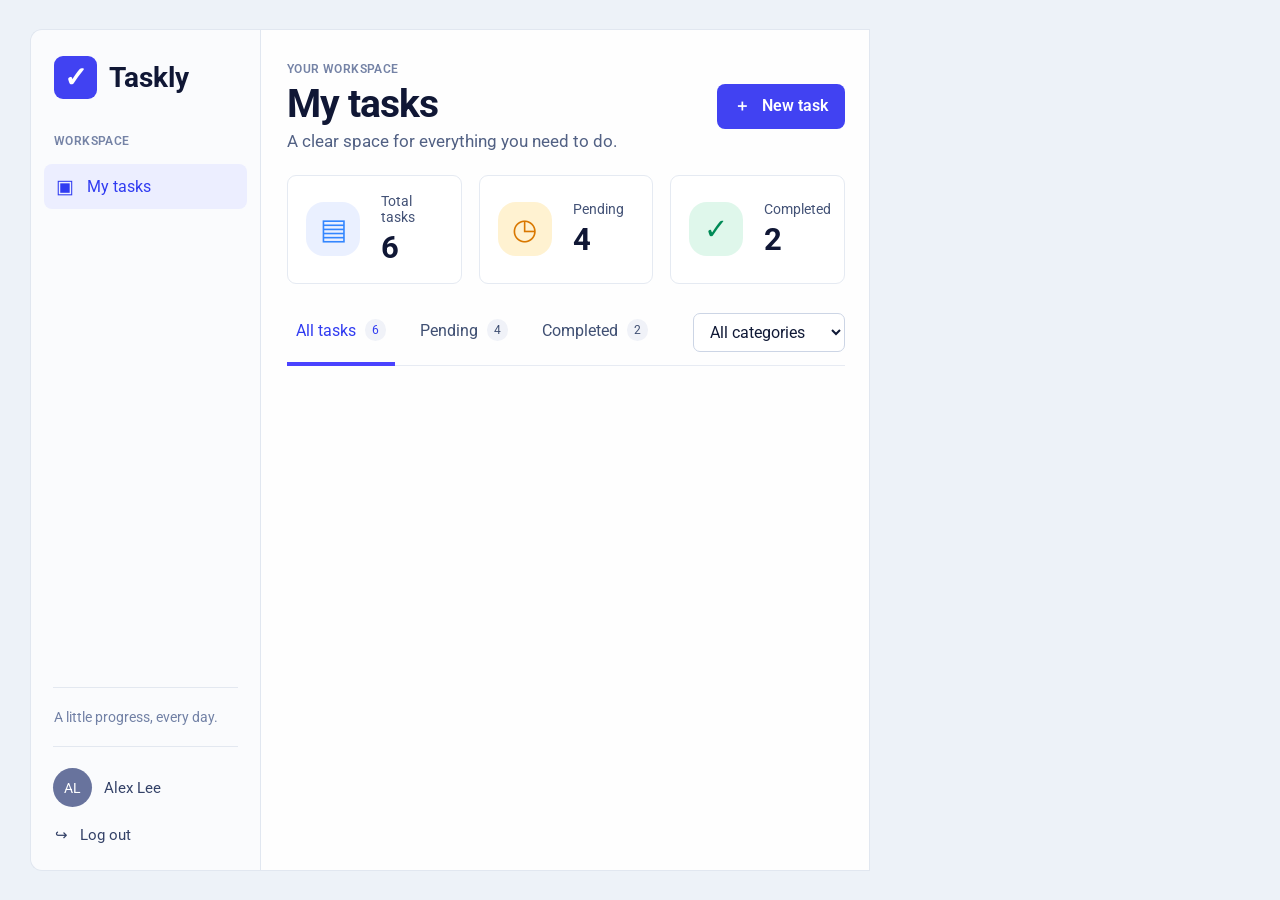
<file: index.html>
<!DOCTYPE html>
<html lang="en">

<head>
    <meta charset="UTF-8">
    <meta name="viewport" content="width=device-width, initial-scale=1.0">
    <title>Taskly</title>

    <link rel="preconnect" href="https://fonts.googleapis.com">
    <link rel="preconnect" href="https://fonts.gstatic.com" crossorigin>
    <link href="https://fonts.googleapis.com/css2?family=Roboto:wght@400;500;700&display=swap" rel="stylesheet">

    <link rel="stylesheet" href="general.css">
    <link rel="stylesheet" href="sidebar.css">
    <link rel="stylesheet" href="header.css">
    <link rel="stylesheet" href="main.css">
</head>

<body>
    <div class="page">

        <div class="sidebar">
            <div>
                <div class="logo">
                    <span class="logo-box">✓</span>
                    <span>Taskly</span>
                </div>

                <p class="small-heading">WORKSPACE</p>

                <button class="menu-item active" type="button">
                    <span class="menu-icon">▣</span>
                    My tasks
                </button>
            </div>

            <div class="sidebar-bottom">
                <p class="motto">A little progress, every day.</p>

                <div class="user">
                    <div class="avatar">AL</div>
                    <span>Alex Lee</span>
                </div>

                <button class="logout" type="button">↪ &nbsp; Log out</button>
            </div>
        </div>

        <div class="content">
            <div class="page-header">
                <div>
                    <p class="small-heading">YOUR WORKSPACE</p>
                    <h1>My tasks</h1>
                    <p class="subtitle">A clear space for everything you need to do.</p>
                </div>
                <a href="taskpage.html">
                    <button class="blue-button" type="button">＋ &nbsp; New task</button>
                </a>

            </div>

            <div class="summary">
                <div class="summary-card">
                    <div class="summary-icon blue-icon">▤</div>
                    <div>
                        <p>Total tasks</p>
                        <strong>6</strong>
                    </div>
                </div>

                <div class="summary-card">
                    <div class="summary-icon yellow-icon">◷</div>
                    <div>
                        <p>Pending</p>
                        <strong>4</strong>
                    </div>
                </div>

                <div class="summary-card">
                    <div class="summary-icon green-icon">✓</div>
                    <div>
                        <p>Completed</p>
                        <strong>2</strong>
                    </div>
                </div>
            </div>

            <div class="tasks">
                <div class="task-tools">
                    <div class="tabs">
                        <button class="tab selected" type="button">All tasks <span>6</span></button>
                        <button class="tab" type="button">Pending <span>4</span></button>
                        <button class="tab" type="button">Completed <span>2</span></button>
                    </div>

                    <select class="category-filter" aria-label="Filter by category">
                        <option>All categories</option>
                        <option>Work</option>
                        <option>Study</option>
                        <option>Personal</option>
                    </select>
                </div>
            </div>
        </div>


    </div>
</body>

</html>
</file>
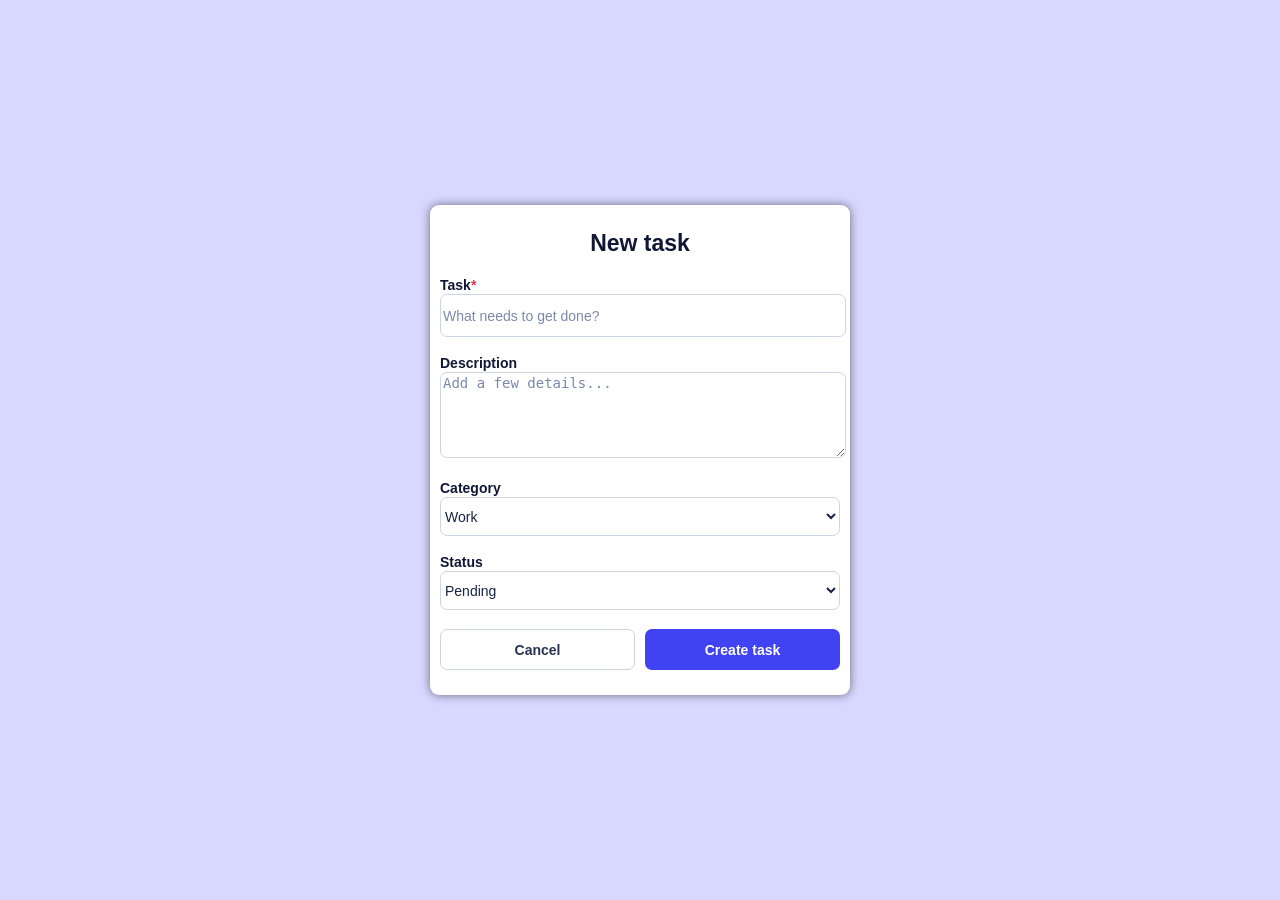
<file: taskpage.html>
<!DOCTYPE html>
<html>

<head>
    <title>create a task on Taskly</title>
    <link rel="stylesheet" href="taskpage.css">
</head>

<body>
    <div class="right-panel">
        <div class="new-task-card">
            <div class="form-title">
                <h2>New task</h2>
            </div>

            <div>
                <label for="task-title">Task<span>*</span></label>
                <input id="task-title" type="text" placeholder="What needs to get done?">

                <label for="task-description">Description</label>
                <textarea id="task-description" placeholder="Add a few details..."></textarea>

                <label for="task-category">Category</label>
                <select id="task-category">
                    <option>Work</option>
                    <option>Study</option>
                    <option>Personal</option>
                </select>

                <label for="task-status">Status</label>
                <select id="task-status">
                    <option>Pending</option>
                    <option>Completed</option>
                </select>

                <div class="form-buttons">
                    <button class="cancel-button" type="button">Cancel</button>
                    <button class="blue-button" type="button">Create task</button>



                </div>
            </div>
        </div>
    </div>
</body>

</html>
</file>
<file: general.css>
* {
    box-sizing: border-box;
}

body {
    margin: 0;
    font-family: "Roboto", Arial, sans-serif;
    color: #101735;
    background: #edf2f8;
}

button,
input,
textarea,
select {
    font: inherit;
}

button {
    cursor: pointer;
}

.page {
    width: calc(100% - 60px);
    max-width: 1476px;
    min-height: calc(100vh - 58px);
    margin: 29px auto;
    display: grid;
    grid-template-columns: 230px minmax(500px, 1fr) 380px;
}

.small-heading {
    margin: 0;
    color: #7583a6;
    font-size: 12px;
    font-weight: 600;
    letter-spacing: 0.4px;
}

.blue-button {
    padding: 12px 17px;
    border: 0;
    border-radius: 8px;
    color: white;
    background: #4142f2;
    font-weight: 600;
}

.blue-button:hover {
    background: #3335dc;
}
</file>
<file: sidebar.css>
.sidebar {
    padding: 26px 13px;
    display: flex;
    flex-direction: column;
    justify-content: space-between;
    background: #ffffffb8;
    border: 1px solid #e1e7f0;
    border-right: 0;
    border-radius: 12px 0 0 12px;
}

.logo {
    display: flex;
    align-items: center;
    gap: 12px;
    margin: 0 10px 35px;
    font-size: 28px;
    font-weight: 700;
}

.logo-box {
    width: 43px;
    height: 43px;
    display: inline-grid;
    place-items: center;
    border-radius: 9px;
    color: white;
    background: #4142f2;
    font-size: 28px;
    font-weight: 700;
}

.sidebar .small-heading {
    margin: 0 10px 16px;
}

.menu-item {
    width: 100%;
    padding: 11px 12px;
    display: flex;
    align-items: center;
    gap: 13px;
    border: 0;
    border-radius: 8px;
    color: #303e63;
    background: transparent;
    text-align: left;
}

.menu-item.active {
    color: #303bf1;
    background: #eceeff;
}

.menu-icon {
    font-size: 19px;
}

.sidebar-bottom {
    padding: 0 9px;
}

.motto {
    margin: 0 0 21px;
    padding: 21px 1px;
    border-top: 1px solid #e3e8f0;
    border-bottom: 1px solid #e3e8f0;
    color: #7180a5;
    font-size: 14px;
    white-space: nowrap;
}

.user {
    display: flex;
    align-items: center;
    gap: 12px;
    margin-bottom: 18px;
    color: #344268;
    font-size: 15px;
}

.avatar {
    width: 39px;
    height: 39px;
    display: grid;
    place-items: center;
    border-radius: 50%;
    color: white;
    background: #68739d;
    font-size: 14px;
}

.logout {
    padding: 0 2px;
    border: 0;
    color: #344268;
    background: transparent;
    font-size: 15px;
}
</file>
<file: header.css>
.content {
    min-width: 0;
    padding: 32px 24px 36px 26px;
    background: #ffffffed;
    border: 1px solid #e1e7f0;
}

.page-header {
    display: flex;
    align-items: center;
    justify-content: space-between;
    gap: 20px;
    margin-bottom: 24px;
}

.page-header h1 {
    margin: 7px 0 5px;
    font-size: 39px;
    line-height: 1.1;
    letter-spacing: -1px;
}

.subtitle {
    margin: 0;
    color: #526184;
    font-size: 17px;
}

.summary {
    display: grid;
    grid-template-columns: repeat(3, minmax(0, 1fr));
    gap: 17px;
}

.summary-card {
    min-height: 98px;
    padding: 17px 18px;
    display: flex;
    align-items: center;
    gap: 21px;
    border: 1px solid #e5eaf2;
    border-radius: 9px;
    background: white;
}

.summary-card p {
    margin: 0 0 4px;
    color: #435276;
    font-size: 14px;
}

.summary-card strong {
    font-size: 31px;
}

.summary-icon {
    width: 54px;
    height: 54px;
    display: grid;
    place-items: center;
    flex-shrink: 0;
    border-radius: 18px;
    font-size: 29px;
}

.blue-icon {
    color: #3386ff;
    background: #eaf0ff;
}

.yellow-icon {
    color: #d97800;
    background: #fff2d1;
}

.green-icon {
    color: #008a56;
    background: #dff7eb;
}
</file>
<file: main.css>
.tasks {
    margin-top: 28px;
}

.task-tools {
    min-height: 53px;
    display: flex;
    align-items: center;
    justify-content: space-between;
    gap: 16px;
    border-bottom: 1px solid #e7ebf3;
}

.tabs {
    height: 53px;
    display: flex;
    gap: 16px;
}

.tab {
    padding: 0 9px 13px;
    margin-bottom: -1px;
    display: flex;
    align-items: center;
    gap: 9px;
    border: 0;
    border-bottom: 4px solid transparent;
    color: #405073;
    background: transparent;
    white-space: nowrap;
}

.tab span,
.phone-tabs span {
    padding: 4px 7px;
    border-radius: 20px;
    background: #f0f2f8;
    font-size: 12px;
}

.tab.selected {
    color: #303bf1;
    border-bottom-color: #4a43ff;
}

.category-filter {
    width: 152px;
    height: 39px;
    padding: 0 12px;
    margin-bottom: 11px;
    border: 1px solid #ccd5e5;
    border-radius: 7px;
    color: #101936;
    background: white;
}

.task-list {
    margin-top: 16px;
    overflow: hidden;
    border: 1px solid #e6ebf3;
    border-radius: 9px;
    background: white;
}

.task-row {
    min-height: 77px;
    padding: 11px 21px 11px 25px;
    display: grid;
    grid-template-columns: 29px minmax(0, 1fr) 106px 139px 74px;
    align-items: center;
    gap: 16px;
    border-bottom: 1px solid #e7ebf2;
}

.task-row:last-child {
    border-bottom: 0;
}

.task-check {
    width: 22px;
    height: 22px;
    display: grid;
    place-items: center;
    border: 1.5px solid #51648b;
    border-radius: 5px;
}

.task-check.checked {
    color: white;
    border-color: #4144f3;
    background: #4144f3;
    font-weight: 700;
}

.task-info h2 {
    margin: 0 0 5px;
    font-size: 18px;
    line-height: 1.15;
}

.task-info p {
    margin: 0;
    color: #46577c;
    font-size: 14px;
    line-height: 1.35;
}

.done .task-info h2 {
    color: #526080;
    text-decoration: line-through;
}

.done .task-info p {
    color: #7180a4;
}

.tag {
    padding: 7px 15px;
    display: inline-flex;
    justify-content: center;
    justify-self: start;
    border-radius: 12px;
    font-size: 13px;
    line-height: 1;
    white-space: nowrap;
}

.work {
    color: #243cf0;
    background: #e9edff;
}

.study {
    color: #5b22c6;
    background: #f0e2ff;
}

.personal {
    color: #00774a;
    background: #def7e9;
}

.pending {
    color: #a64d00;
    background: #fff1cd;
}

.complete {
    color: #00834d;
    background: #dff7e9;
}

.task-buttons {
    display: flex;
    justify-content: flex-end;
    gap: 18px;
}

.task-buttons button {
    padding: 0;
    border: 0;
    color: #4a5b7d;
    background: transparent;
    font-size: 20px;
}


/* Small phone preview shown beside the form */
.phone {
    width: 100%;
    max-width: 310px;
    height: 560px;
    margin: 11px auto 0;
    padding: 13px 10px 0;
    overflow: hidden;
    border: 5px solid #222832;
    border-bottom: 0;
    border-radius: 42px 42px 0 0;
    background: #101216;
    box-shadow: 0 10px 25px #34415d2b;
}

.phone-screen {
    height: 100%;
    padding: 14px 13px;
    overflow: hidden;
    border-radius: 31px 31px 0 0;
    background: white;
}

.phone-top {
    display: flex;
    justify-content: space-between;
    padding: 0 12px;
    font-size: 11px;
    font-weight: 700;
}

.phone-logo {
    display: flex;
    align-items: center;
    gap: 7px;
    margin: 15px 0;
}

.phone-logo .logo-box {
    width: 27px;
    height: 27px;
    font-size: 19px;
}

.phone-menu {
    margin-left: auto;
}

.phone-screen h2 {
    margin: 3px 0 8px;
    font-size: 21px;
}

.phone-screen .small-heading {
    font-size: 9px;
}

.phone-button {
    width: 100%;
    padding: 8px;
    font-size: 12px;
}

.phone-tabs {
    display: flex;
    align-items: center;
    justify-content: space-between;
    gap: 5px;
    margin-top: 14px;
    padding-bottom: 8px;
    border-bottom: 1px solid #e5eaf2;
    font-size: 9px;
    white-space: nowrap;
}

.phone-filter {
    display: flex;
    justify-content: space-between;
    margin: 10px 0 8px;
    padding: 7px 8px;
    border: 1px solid #d4dbe7;
    border-radius: 5px;
    font-size: 10px;
}

.phone-task {
    display: flex;
    align-items: flex-start;
    gap: 7px;
    margin-bottom: 7px;
    padding: 10px 7px;
    border: 1px solid #e8edf4;
    border-radius: 5px;
    font-size: 10px;
}

.phone-task .task-check {
    flex-shrink: 0;
    width: 15px;
    height: 15px;
}

.phone-task p {
    margin: 4px 0 6px;
    color: #46577c;
    font-size: 9px;
    line-height: 1.35;
}

.phone-task .tag {
    padding: 5px 9px;
    border-radius: 8px;
    font-size: 8px;
}

@media (max-width: 1250px) {
    .page {
        width: calc(100% - 32px);
        grid-template-columns: 195px minmax(460px, 1fr);
    }

    .right-panel {
        grid-column: 2;
        display: grid;
        grid-template-columns: minmax(280px, 1fr) minmax(220px, 0.8fr);
        gap: 20px;
        padding: 18px;
        border: 1px solid #e1e7f0;
        border-top: 0;
        border-radius: 0 0 12px 12px;
    }

    .phone {
        margin-top: 0;
    }

    .task-row {
        grid-template-columns: 25px minmax(0, 1fr) 75px 105px 55px;
        gap: 10px;
        padding-right: 14px;
        padding-left: 16px;
    }

    .tag {
        padding: 7px 10px;
    }
}

@media (max-width: 850px) {
    .page {
        width: calc(100% - 24px);
        margin: 12px auto;
        display: flex;
        flex-direction: column;
    }

    .sidebar {
        min-height: auto;
        padding: 14px 16px;
        flex-direction: row;
        align-items: center;
        border: 1px solid #e1e7f0;
        border-radius: 12px 12px 0 0;
    }

    .sidebar .small-heading,
    .sidebar-bottom {
        display: none;
    }

    .logo {
        margin: 0;
        font-size: 23px;
    }

    .logo-box {
        width: 36px;
        height: 36px;
    }

    .sidebar > div:first-child {
        display: flex;
        align-items: center;
        width: 100%;
    }

    .menu-item {
        width: auto;
        margin-left: auto;
    }

    .content {
        padding: 24px 18px;
        border-radius: 0;
    }

    .right-panel {
        display: block;
        padding: 16px;
    }

    .phone {
        display: none;
    }
}

@media (max-width: 600px) {
    .page-header {
        align-items: flex-start;
    }

    .page-header h1 {
        font-size: 32px;
    }

    .subtitle {
        max-width: 270px;
        font-size: 14px;
        line-height: 1.45;
    }

    .page-header .blue-button {
        padding: 10px;
        font-size: 12px;
    }

    .summary {
        gap: 8px;
    }

    .summary-card {
        min-height: 91px;
        padding: 10px 8px;
        flex-direction: column;
        align-items: flex-start;
        gap: 8px;
    }

    .summary-icon {
        width: 34px;
        height: 34px;
        border-radius: 12px;
        font-size: 20px;
    }

    .summary-card p {
        font-size: 11px;
    }

    .summary-card strong {
        font-size: 23px;
    }

    .task-tools {
        align-items: flex-start;
        flex-direction: column;
        padding-top: 8px;
    }

    .tabs {
        width: 100%;
        height: 43px;
        justify-content: space-between;
        gap: 4px;
    }

    .tab {
        gap: 4px;
        padding: 0 4px 10px;
        font-size: 12px;
        border-bottom-width: 3px;
    }

    .category-filter {
        align-self: flex-end;
        margin-bottom: 10px;
    }

    .task-row {
        grid-template-columns: 24px minmax(0, 1fr) auto;
        gap: 9px;
        padding: 13px 10px;
    }

    .task-info {
        grid-column: 2 / 4;
        grid-row: 1;
    }

    .task-check {
        grid-column: 1;
        grid-row: 1;
    }

    .task-row > .tag:nth-of-type(1) {
        grid-column: 2;
        grid-row: 2;
    }

    .task-row > .tag:nth-of-type(2) {
        grid-column: 3;
        grid-row: 2;
    }

    .task-buttons {
        grid-column: 2 / 4;
        justify-content: flex-start;
        grid-row: 3;
        padding-top: 4px;
    }

    .task-info h2 {
        font-size: 15px;
    }

    .task-info p {
        font-size: 12px;
    }
}
</file>
<file: taskpage.css>
body {
    margin: 0;
    font-family: "Roboto", Arial, sans-serif;
    color: rgb(16, 23, 53);
    background-color: rgb(215, 215, 255);
}
button {
    cursor: pointer;
}
html{
    display: flex;
    flex-direction: column;
    justify-content: center;
    align-items: center;
    height: 100%;
}
.form-title {
    display: flex;
    align-items: center;
    justify-content: space-between;
    margin-bottom: 19px;
}

.form-title h2 {
    margin: 0;
    font-size: 23px;
}

.form-title button {
    border: 0;
    color: rgb(39, 54, 87);
    background: transparent;
    font-size: 25px;
}
.new-task-card {
    padding: 20px 10px;
    box-shadow: 0px 0px 10px rgba(0,0,0, 0.5);
    border-radius: 9px;
    background: white;
    display: flex;
    flex-direction: column;
    justify-content: center;
    align-items: center;
    width: 400px;
    height: 450px;
}

.new-task-card form {
    display: flex;
    flex-direction: column;
}

.new-task-card label {
    margin-bottom: 7px;
    font-size: 14px;
    font-weight: 600;
}

.new-task-card label span {
    color: #e33b49;
}

.new-task-card input,
.new-task-card textarea,
.new-task-card select {
    width: 100%;
    margin-bottom: 17px;
    border: 1px solid #cdd6e5;
    border-radius: 7px;
    color: #172344;
    background: white;
    font-size: 14px;
}

.new-task-card input,
.new-task-card select {
    height: 39px;
}

.new-task-card textarea {
    height: 80px;
    resize: vertical;
}

.new-task-card input::placeholder,
.new-task-card textarea::placeholder {
    color: #7b89a9;
}

.form-buttons {
    display: grid;
    gap: 10px;
    grid-template-columns: 1fr 1fr;
    margin-top: 2px;
}

.form-buttons button {
    height: 41px;
    border-radius: 7px;
    font-size: 14px;
    font-weight: 600;
}

.cancel-button {
    border: 1px solid #cbd4e4;
    color: #263453;
    background: white;
}

.blue-button {
    padding: 12px 17px;
    border: 0;
    border-radius: 8px;
    color: white;
    background-color:rgb(65, 66, 242) ;
    font-weight: 600;
}

.blue-button:hover {
    background-color: rgb(51, 53, 220);
}
</file>
